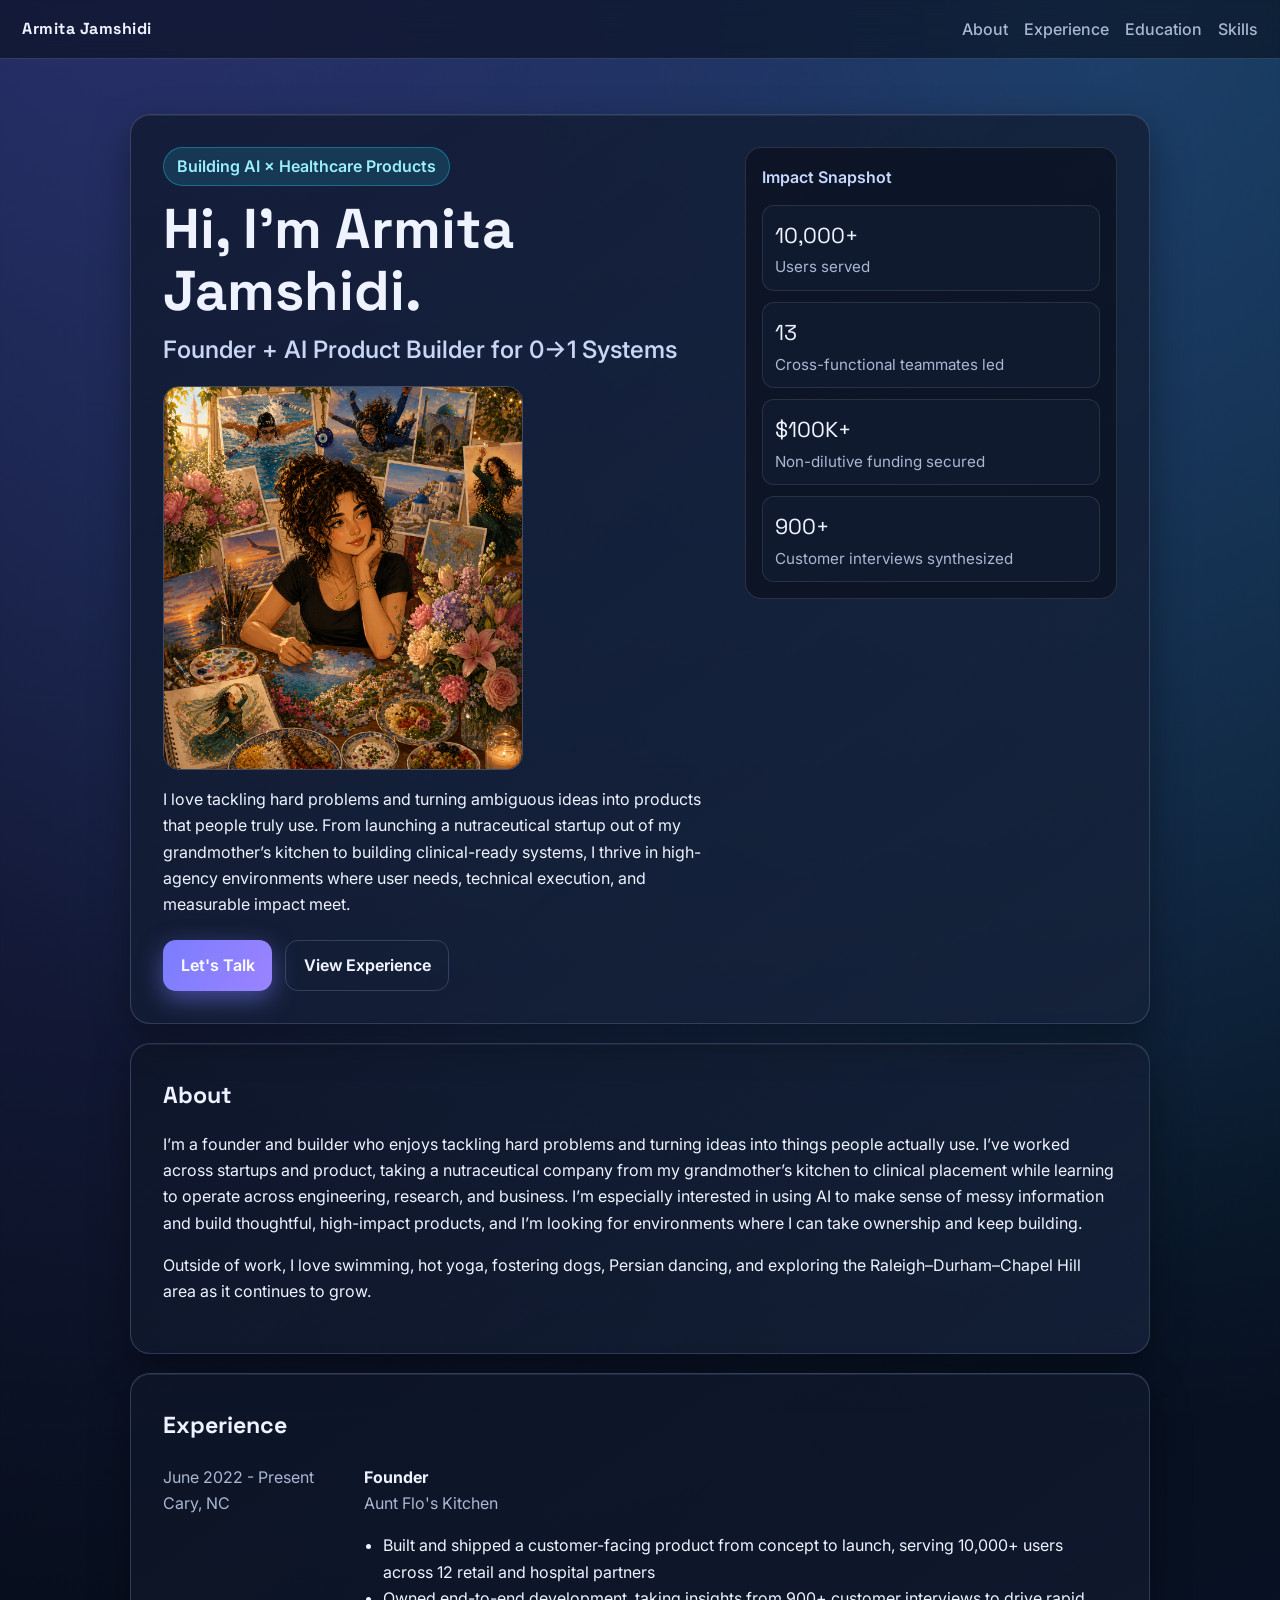
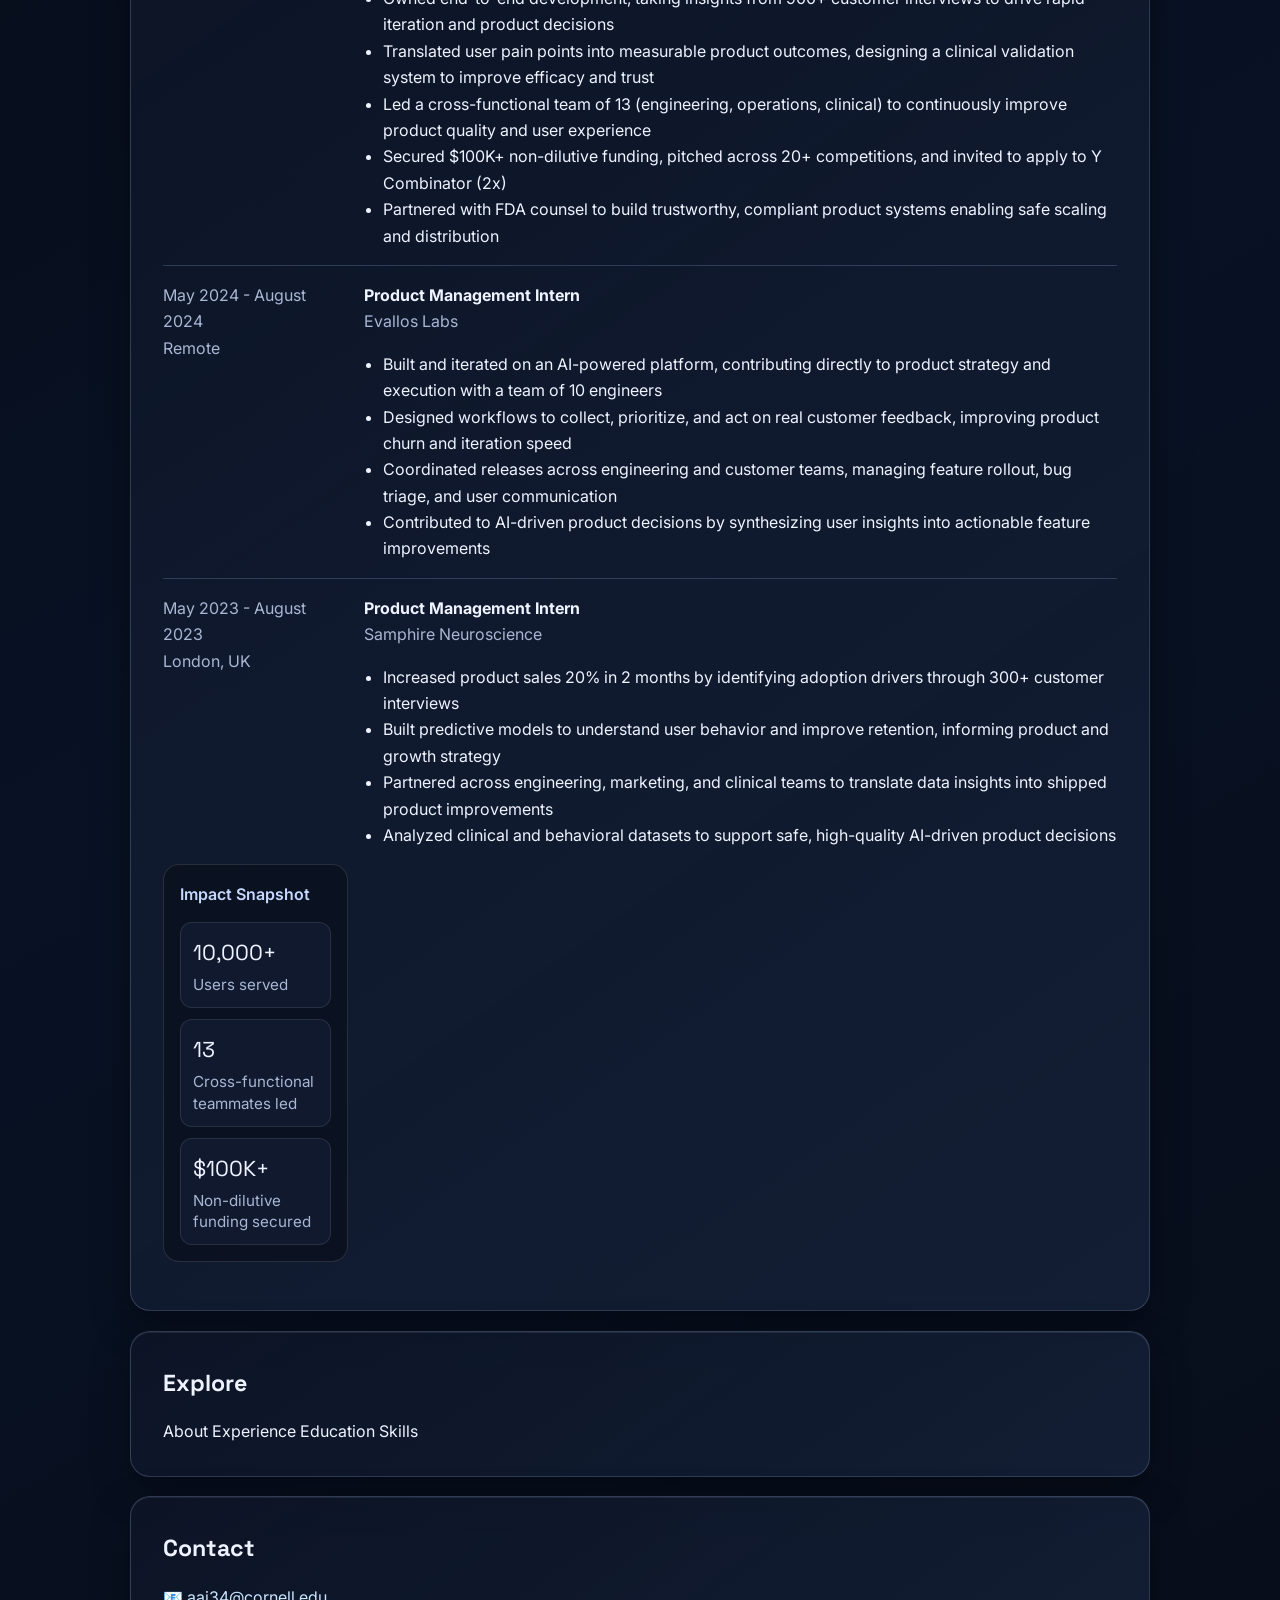
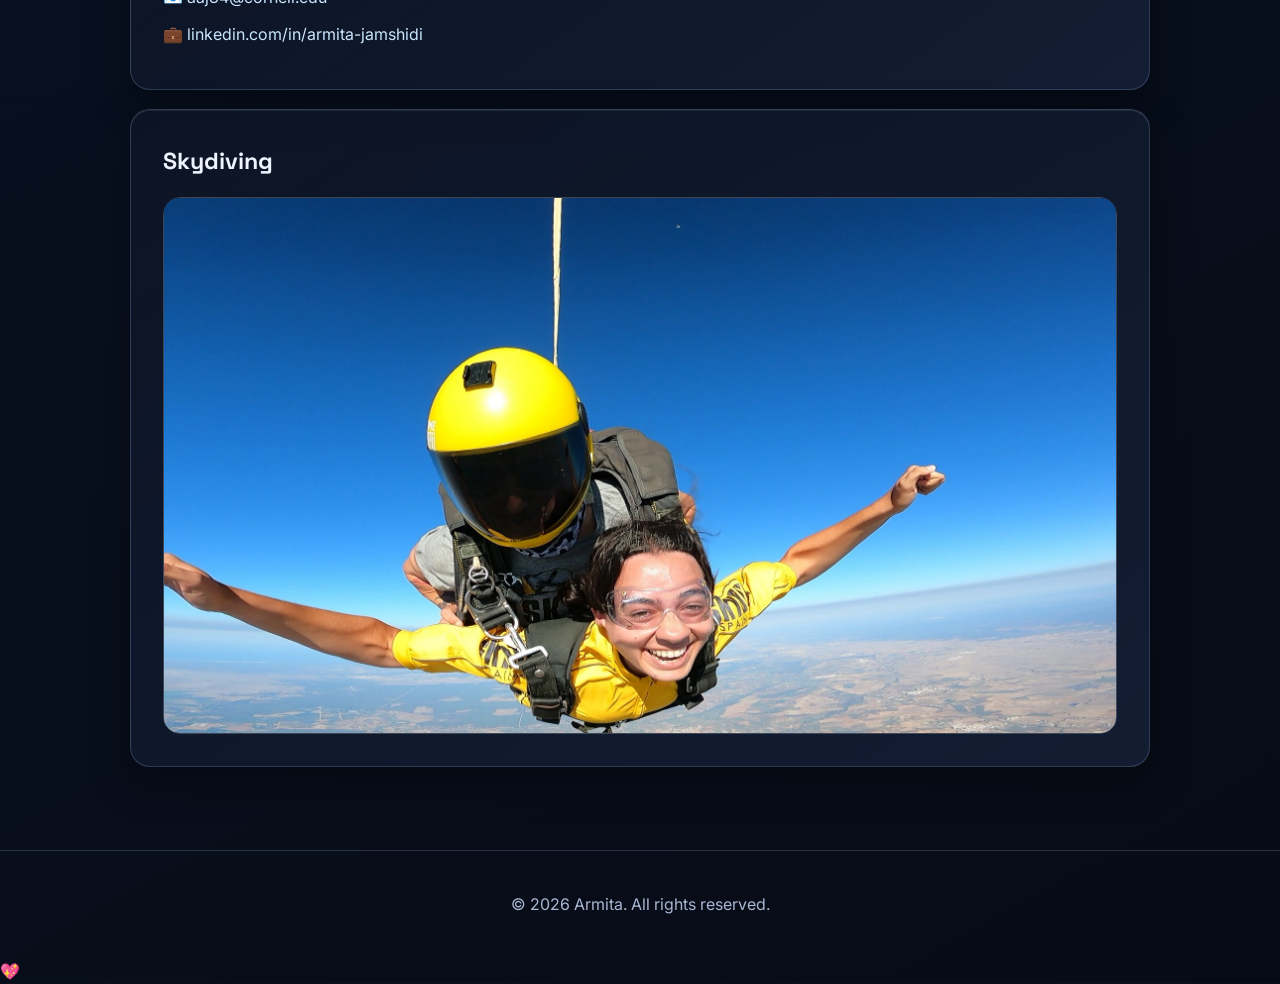
<file: index.html>
<!DOCTYPE html>
<html lang="en">

<head>
  <meta charset="UTF-8" />
  <meta name="viewport" content="width=device-width, initial-scale=1.0" />
  <title>Armita Jamshidi | Home</title>
  <link rel="preconnect" href="https://fonts.googleapis.com" />
  <link rel="preconnect" href="https://fonts.gstatic.com" crossorigin />
  <link
    href="https://fonts.googleapis.com/css2?family=Inter:wght@400;500;600;700;800&family=Space+Grotesk:wght@500;600;700&display=swap"
    rel="stylesheet" />
  <link rel="stylesheet" href="styles.css" />
</head>

<body>
  <div class="bg-orb orb-1" aria-hidden="true"></div>
  <div class="bg-orb orb-2" aria-hidden="true"></div>

  <header class="top-nav">
    <a href="index.html" class="brand">Armita Jamshidi</a>
    <nav>
      <a href="about.html">About</a>
      <a href="experience.html">Experience</a>
      <a href="education.html">Education</a>
      <a href="skills.html">Skills</a>
    </nav>
  </header>

  <main>
    <section id="home" class="hero section card">
      <div class="hero-grid">
        <div>
          <p class="eyebrow">Building AI × Healthcare Products</p>
          <h1>Hi, I'm Armita Jamshidi.</h1>
          <h2>Founder + AI Product Builder for 0→1 Systems</h2>
          <figure class="hero-photo">
            <img src="assets/chat_pic.png" alt="Armita smiling during a chat" />
          </figure>
          <p class="intro">I love tackling hard problems and turning ambiguous ideas into products that people truly
            use. From launching a nutraceutical startup out of my grandmother’s kitchen to building clinical-ready
            systems, I thrive in high-agency environments where user needs, technical execution, and measurable impact
            meet.</p>
          <div class="hero-actions">
            <a class="btn primary" href="#contact">Let's Talk</a>
            <a class="btn ghost" href="#experience">View Experience</a>
          </div>
        </div>

        <aside class="hero-panel">
          <p class="panel-title">Impact Snapshot</p>
          <div class="stat-grid">
            <article class="stat">
              <p class="stat-value">10,000+</p>
              <p class="stat-label">Users served</p>
            </article>
            <article class="stat">
              <p class="stat-value">13</p>
              <p class="stat-label">Cross-functional teammates led</p>
            </article>
            <article class="stat">
              <p class="stat-value">$100K+</p>
              <p class="stat-label">Non-dilutive funding secured</p>
            </article>
            <article class="stat">
              <p class="stat-value">900+</p>
              <p class="stat-label">Customer interviews synthesized</p>
            </article>
          </div>
        </aside>
      </div>
    </section>

    <section id="about" class="section card">
      <h3>About</h3>
      <p>I’m a founder and builder who enjoys tackling hard problems and turning ideas into things people actually use.
        I’ve worked across startups and product, taking a nutraceutical company from my grandmother’s kitchen to
        clinical placement while learning to operate across engineering, research, and business. I’m especially
        interested in using AI to make sense of messy information and build thoughtful, high-impact products, and I’m
        looking for environments where I can take ownership and keep building.</p>
      <p>Outside of work, I love swimming, hot yoga, fostering dogs, Persian dancing, and exploring the
        Raleigh–Durham–Chapel Hill area as it continues to grow.</p>
    </section>

    <section id="experience" class="section card">
      <h3>Experience</h3>

      <article class="timeline-item">
        <div class="timeline-meta">
          <p class="date">June 2022 - Present</p>
          <p class="location">Cary, NC</p>
        </div>
        <div class="timeline-content">
          <h4>Founder</h4>
          <p class="company">Aunt Flo's Kitchen</p>
          <ul>
            <li>Built and shipped a customer-facing product from concept to launch, serving 10,000+ users across 12
              retail and hospital partners</li>
            <li>Owned end-to-end development, taking insights from 900+ customer interviews to drive rapid iteration
              and product decisions</li>
            <li>Translated user pain points into measurable product outcomes, designing a clinical validation system to
              improve efficacy and trust</li>
            <li>Led a cross-functional team of 13 (engineering, operations, clinical) to continuously improve product
              quality and user experience</li>
            <li>Secured $100K+ non-dilutive funding, pitched across 20+ competitions, and invited to apply to Y
              Combinator (2x)</li>
            <li>Partnered with FDA counsel to build trustworthy, compliant product systems enabling safe scaling and
              distribution</li>
          </ul>
        </div>
      </article>

      <article class="timeline-item">
        <div class="timeline-meta">
          <p class="date">May 2024 - August 2024</p>
          <p class="location">Remote</p>
        </div>
        <div class="timeline-content">
          <h4>Product Management Intern</h4>
          <p class="company">Evallos Labs</p>
          <ul>
            <li>Built and iterated on an AI-powered platform, contributing directly to product strategy and execution
              with a team of 10 engineers</li>
            <li>Designed workflows to collect, prioritize, and act on real customer feedback, improving product churn
              and iteration speed</li>
            <li>Coordinated releases across engineering and customer teams, managing feature rollout, bug triage, and
              user communication </li>
            <li>Contributed to AI-driven product decisions by synthesizing user insights into actionable feature
              improvements</li>
          </ul>
        </div>
      </article>

      <article class="timeline-item">
        <div class="timeline-meta">
          <p class="date">May 2023 - August 2023</p>
          <p class="location">London, UK</p>
        </div>
        <div class="timeline-content">
          <h4>Product Management Intern</h4>
          <p class="company">Samphire Neuroscience</p>
          <ul>
            <li>Increased product sales 20% in 2 months by identifying adoption drivers through 300+ customer
              interviews</li>
            <li>Built predictive models to understand user behavior and improve retention, informing product and growth
              strategy</li>
            <li>Partnered across engineering, marketing, and clinical teams to translate data insights into shipped
              product improvements</li>
            <li>Analyzed clinical and behavioral datasets to support safe, high-quality AI-driven product decisions
            </li>
          </ul>
        </div>

        <aside class="hero-panel">
          <p class="panel-title">Impact Snapshot</p>
          <div class="stat-grid">
            <article class="stat">
              <p class="stat-value">10,000+</p>
              <p class="stat-label">Users served</p>
            </article>
            <article class="stat">
              <p class="stat-value">13</p>
              <p class="stat-label">Cross-functional teammates led</p>
            </article>
            <article class="stat">
              <p class="stat-value">$100K+</p>
              <p class="stat-label">Non-dilutive funding secured</p>
            </article>
          </div>
        </aside>
      </div>
    </section>

    <section class="section card page-links">
      <h3>Explore</h3>
      <div class="link-grid">
        <a href="about.html" class="mini-card">About</a>
        <a href="experience.html" class="mini-card">Experience</a>
        <a href="education.html" class="mini-card">Education</a>
        <a href="skills.html" class="mini-card">Skills</a>
      </div>
    </section>

    <section id="contact" class="section card contact-card">
      <h3>Contact</h3>
      <p><span>📧</span> <a href="mailto:aaj34@cornell.edu">aaj34@cornell.edu</a></p>
      <p><span>💼</span> <a href="https://linkedin.com/in/armita-jamshidi" target="_blank"
          rel="noreferrer">linkedin.com/in/armita-jamshidi</a></p>
    </section>

    <section class="section card">
      <h3>Skydiving</h3>
      <figure class="bottom-photo">
        <img src="assets/SKYDIVESPAIN%200070.jpg" alt="Armita skydiving" />
      </figure>
    </section>
  </main>

  <footer>
    <p>© 2026 Armita. All rights reserved.</p>
  </footer>

  <div class="heart-cursor" aria-hidden="true">💖</div>
  <script src="script.js"></script>
</body>

</html>
</file>
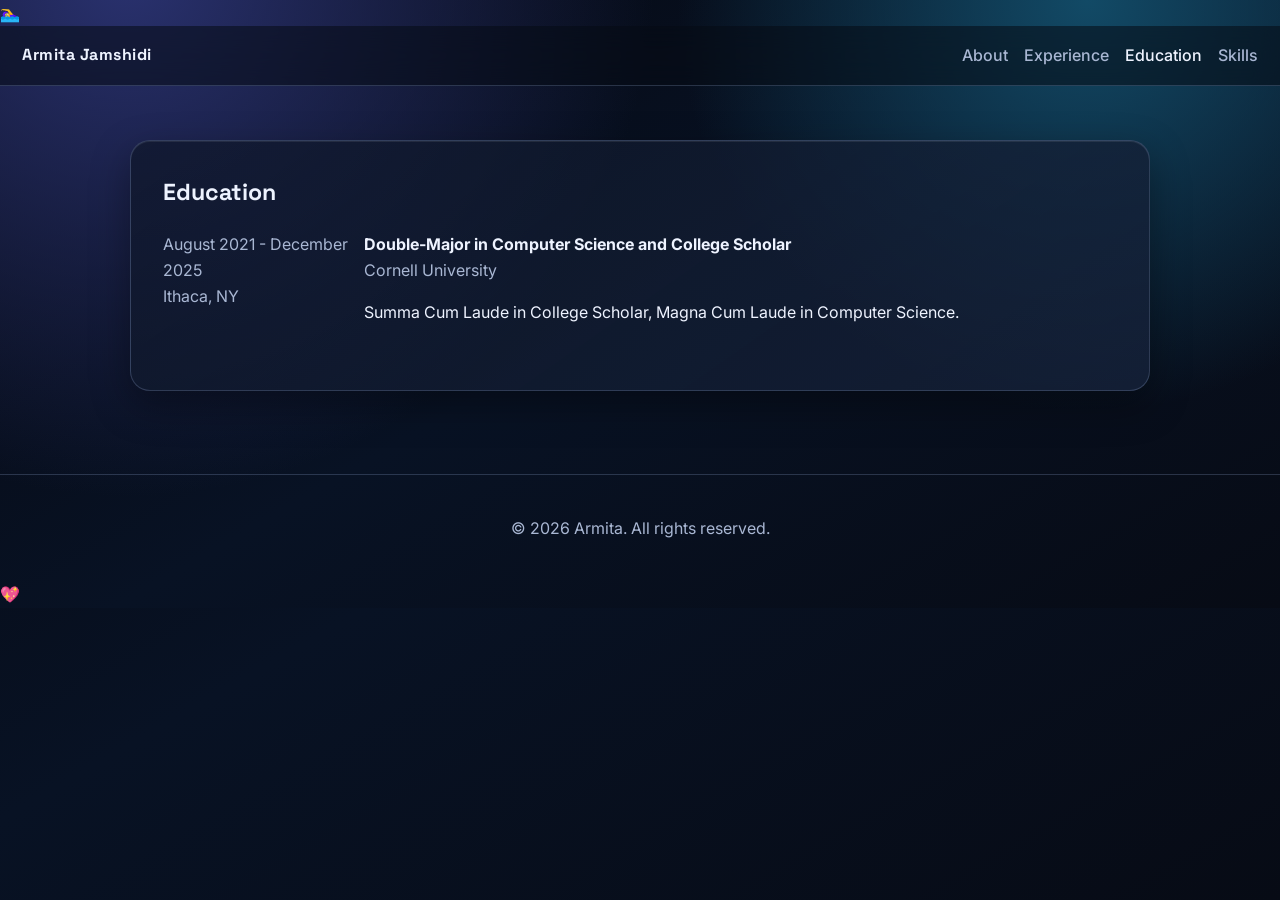
<file: education.html>
<!DOCTYPE html>
<html lang="en">
<head>
  <meta charset="UTF-8" />
  <meta name="viewport" content="width=device-width, initial-scale=1.0" />
  <title>Armita Jamshidi | Education</title>
  <link rel="preconnect" href="https://fonts.googleapis.com" />
  <link rel="preconnect" href="https://fonts.gstatic.com" crossorigin />
  <link href="https://fonts.googleapis.com/css2?family=Inter:wght@400;500;600;700;800&family=Space+Grotesk:wght@500;600;700&display=swap" rel="stylesheet" />
  <link rel="stylesheet" href="styles.css" />
</head>
<body>
  <div class="pool-overlay" aria-hidden="true"><div class="swimmer">🏊‍♀️</div></div>
  <header class="top-nav">
    <a href="index.html" class="brand">Armita Jamshidi</a>
    <nav>
      <a href="about.html">About</a>
      <a href="experience.html">Experience</a>
      <a href="education.html" class="active">Education</a>
      <a href="skills.html">Skills</a>
    </nav>
  </header>
  <main>
    <section class="section card page-section">
      <h3>Education</h3>
      <article class="timeline-item">
        <div class="timeline-meta"><p class="date">August 2021 - December 2025</p><p class="location">Ithaca, NY</p></div>
        <div class="timeline-content">
          <h4>Double-Major in Computer Science and College Scholar</h4>
          <p class="company">Cornell University</p>
          <p>Summa Cum Laude in College Scholar, Magna Cum Laude in Computer Science.</p>
        </div>
      </article>
    </section>
  </main>
  <footer><p>© 2026 Armita. All rights reserved.</p></footer>
  <div class="heart-cursor" aria-hidden="true">💖</div>
  <script src="script.js"></script>
</body>
</html>
</file>
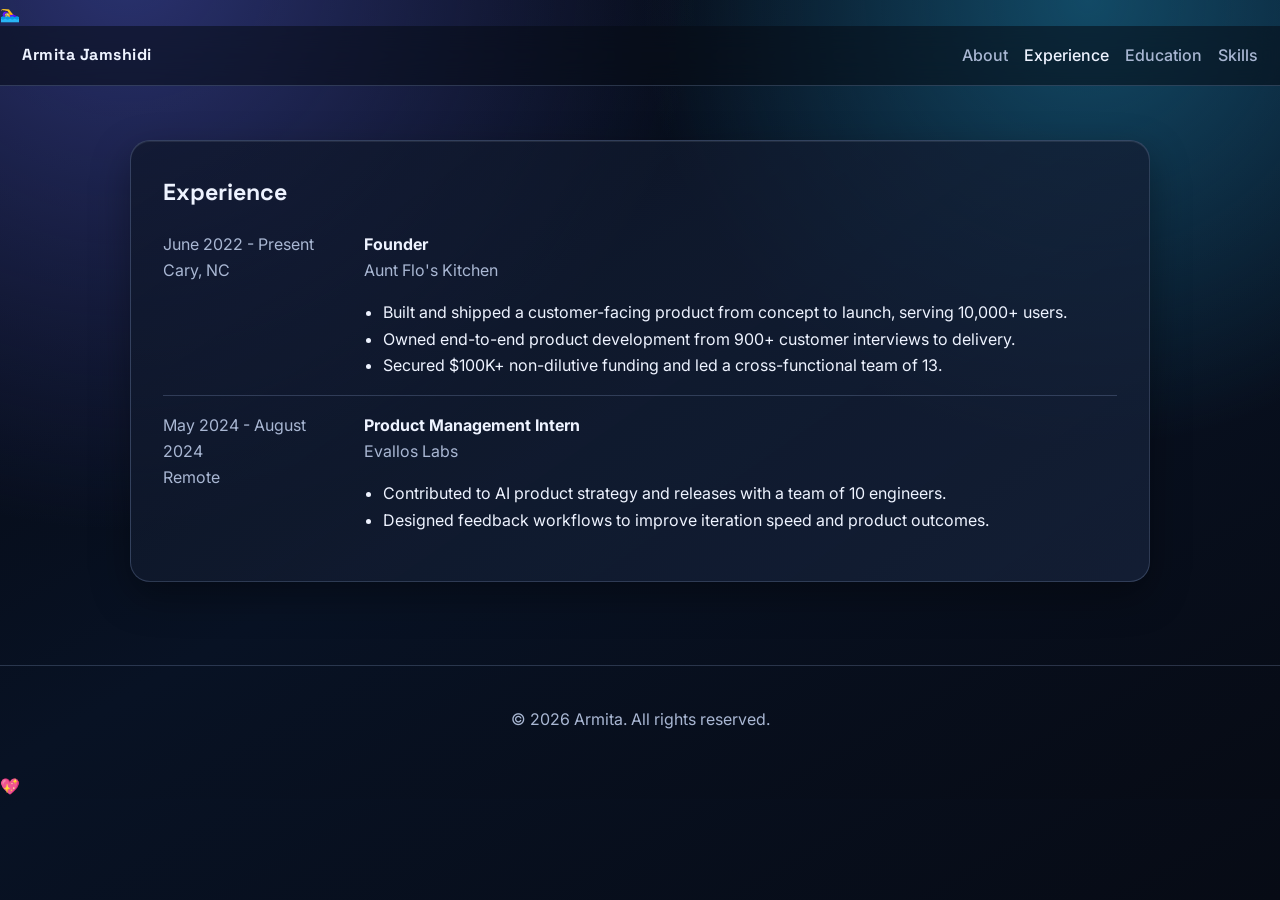
<file: experience.html>
<!DOCTYPE html>
<html lang="en">
<head>
  <meta charset="UTF-8" />
  <meta name="viewport" content="width=device-width, initial-scale=1.0" />
  <title>Armita Jamshidi | Experience</title>
  <link rel="preconnect" href="https://fonts.googleapis.com" />
  <link rel="preconnect" href="https://fonts.gstatic.com" crossorigin />
  <link href="https://fonts.googleapis.com/css2?family=Inter:wght@400;500;600;700;800&family=Space+Grotesk:wght@500;600;700&display=swap" rel="stylesheet" />
  <link rel="stylesheet" href="styles.css" />
</head>
<body>
  <div class="pool-overlay" aria-hidden="true"><div class="swimmer">🏊‍♀️</div></div>
  <header class="top-nav">
    <a href="index.html" class="brand">Armita Jamshidi</a>
    <nav>
      <a href="about.html">About</a>
      <a href="experience.html" class="active">Experience</a>
      <a href="education.html">Education</a>
      <a href="skills.html">Skills</a>
    </nav>
  </header>
  <main>
    <section class="section card page-section">
      <h3>Experience</h3>
      <article class="timeline-item">
        <div class="timeline-meta"><p class="date">June 2022 - Present</p><p class="location">Cary, NC</p></div>
        <div class="timeline-content">
          <h4>Founder</h4><p class="company">Aunt Flo's Kitchen</p>
          <ul>
            <li>Built and shipped a customer-facing product from concept to launch, serving 10,000+ users.</li>
            <li>Owned end-to-end product development from 900+ customer interviews to delivery.</li>
            <li>Secured $100K+ non-dilutive funding and led a cross-functional team of 13.</li>
          </ul>
        </div>
      </article>
      <article class="timeline-item">
        <div class="timeline-meta"><p class="date">May 2024 - August 2024</p><p class="location">Remote</p></div>
        <div class="timeline-content">
          <h4>Product Management Intern</h4><p class="company">Evallos Labs</p>
          <ul>
            <li>Contributed to AI product strategy and releases with a team of 10 engineers.</li>
            <li>Designed feedback workflows to improve iteration speed and product outcomes.</li>
          </ul>
        </div>
      </article>
    </section>
  </main>
  <footer><p>© 2026 Armita. All rights reserved.</p></footer>
  <div class="heart-cursor" aria-hidden="true">💖</div>
  <script src="script.js"></script>
</body>
</html>
</file>
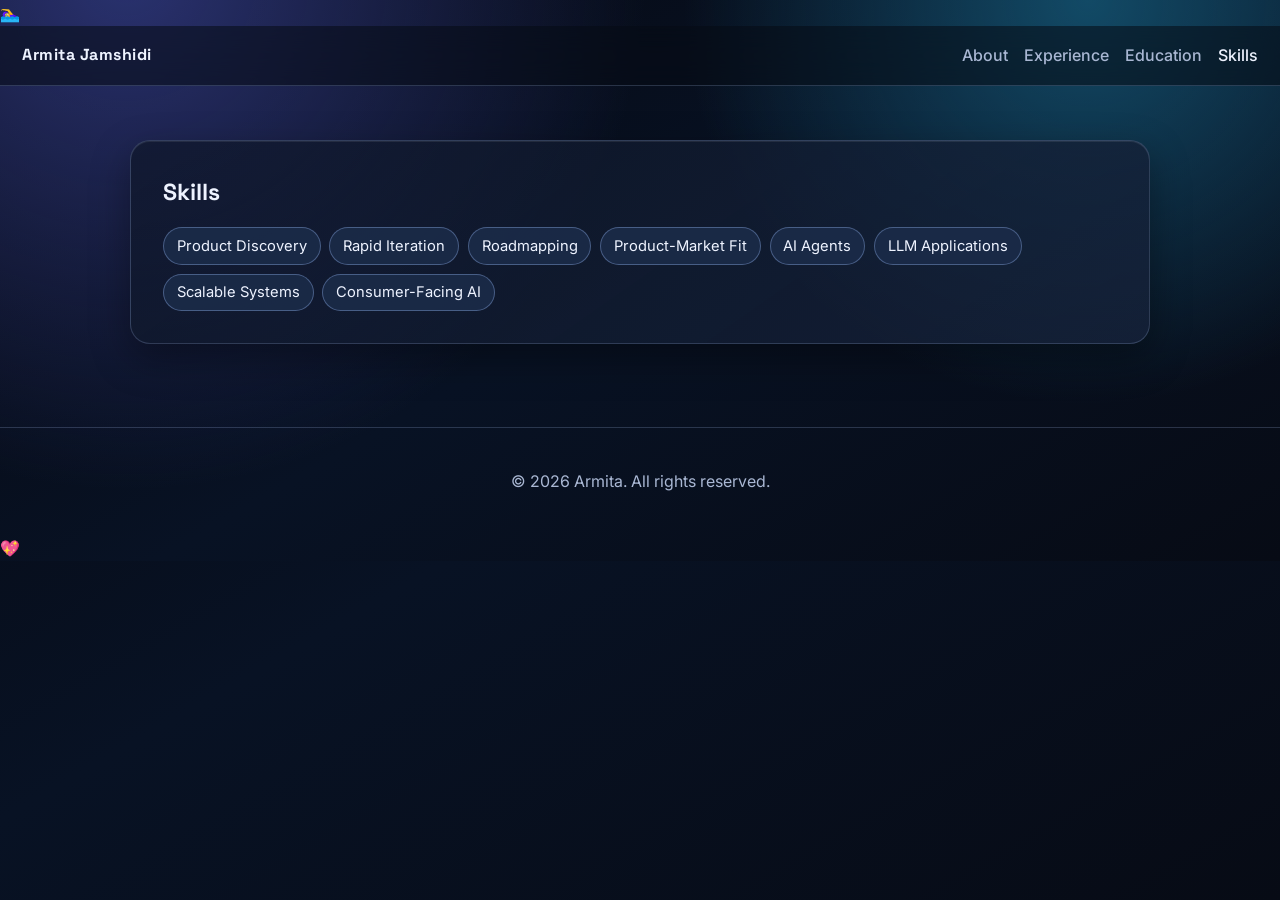
<file: skills.html>
<!DOCTYPE html>
<html lang="en">
<head>
  <meta charset="UTF-8" />
  <meta name="viewport" content="width=device-width, initial-scale=1.0" />
  <title>Armita Jamshidi | Skills</title>
  <link rel="preconnect" href="https://fonts.googleapis.com" />
  <link rel="preconnect" href="https://fonts.gstatic.com" crossorigin />
  <link href="https://fonts.googleapis.com/css2?family=Inter:wght@400;500;600;700;800&family=Space+Grotesk:wght@500;600;700&display=swap" rel="stylesheet" />
  <link rel="stylesheet" href="styles.css" />
</head>
<body>
  <div class="pool-overlay" aria-hidden="true"><div class="swimmer">🏊‍♀️</div></div>
  <header class="top-nav">
    <a href="index.html" class="brand">Armita Jamshidi</a>
    <nav>
      <a href="about.html">About</a>
      <a href="experience.html">Experience</a>
      <a href="education.html">Education</a>
      <a href="skills.html" class="active">Skills</a>
    </nav>
  </header>
  <main>
    <section class="section card page-section">
      <h3>Skills</h3>
      <div class="chip-wrap">
        <span class="chip">Product Discovery</span>
        <span class="chip">Rapid Iteration</span>
        <span class="chip">Roadmapping</span>
        <span class="chip">Product-Market Fit</span>
        <span class="chip">AI Agents</span>
        <span class="chip">LLM Applications</span>
        <span class="chip">Scalable Systems</span>
        <span class="chip">Consumer-Facing AI</span>
      </div>
    </section>
  </main>
  <footer><p>© 2026 Armita. All rights reserved.</p></footer>
  <div class="heart-cursor" aria-hidden="true">💖</div>
  <script src="script.js"></script>
</body>
</html>
</file>
<file: styles.css>
:root {
  --bg: #070b15;
  --bg-soft: #0f172a;
  --card: rgba(14, 22, 40, 0.7);
  --card-strong: rgba(22, 34, 58, 0.8);
  --text: #eef3ff;
  --muted: #a9b7d3;
  --line: rgba(180, 204, 255, 0.2);
  --primary: #7a7dff;
  --accent: #22d3ee;
  --glow: rgba(122, 125, 255, 0.5);
  --radius: 20px;
}

* {
  box-sizing: border-box;
}

html,
body {
  margin: 0;
  min-height: 100%;
  font-family: "Inter", system-ui, -apple-system, Segoe UI, Roboto, sans-serif;
  color: var(--text);
  background:
    radial-gradient(circle at 10% -5%, #2a3270 0%, transparent 40%),
    radial-gradient(circle at 85% 0%, #124a66 0%, transparent 33%),
    linear-gradient(150deg, #05070f 0%, #081224 50%, #070b15 100%);
  line-height: 1.65;
}

.bg-orb {
  position: fixed;
  border-radius: 50%;
  filter: blur(45px);
  pointer-events: none;
  z-index: -1;
}

.orb-1 {
  width: 320px;
  height: 320px;
  background: rgba(122, 125, 255, 0.35);
  top: 8%;
  right: -80px;
}

.orb-2 {
  width: 280px;
  height: 280px;
  background: rgba(34, 211, 238, 0.25);
  bottom: 7%;
  left: -70px;
}

::selection {
  background: rgba(122, 125, 255, 0.45);
}

a {
  color: inherit;
  text-decoration: none;
}

.top-nav {
  position: sticky;
  top: 0;
  display: flex;
  justify-content: space-between;
  align-items: center;
  padding: 1rem 1.4rem;
  backdrop-filter: blur(14px);
  background: rgba(7, 11, 21, 0.55);
  border-bottom: 1px solid var(--line);
  z-index: 10;
}

.brand {
  font-family: "Space Grotesk", "Inter", sans-serif;
  font-weight: 700;
  letter-spacing: 0.03em;
}

nav {
  display: flex;
  gap: 1rem;
  flex-wrap: wrap;
}

nav a {
  color: var(--muted);
  font-weight: 500;
  transition: color 0.25s ease;
}

nav a:hover,
nav a.active {
  color: var(--text);
}

main {
  width: min(1020px, calc(100% - 2rem));
  margin: 0 auto;
  padding: 2.2rem 0 4rem;
}

.section {
  margin: 1.2rem 0;
}

.card {
  background: linear-gradient(145deg, var(--card), var(--card-strong));
  border: 1px solid var(--line);
  border-radius: var(--radius);
  padding: clamp(1.2rem, 3vw, 2rem);
  box-shadow:
    inset 0 1px 0 rgba(255, 255, 255, 0.08),
    0 14px 38px rgba(0, 0, 0, 0.35);
}

.hero {
  overflow: hidden;
  position: relative;
}

.hero::after {
  content: "";
  position: absolute;
  inset: -40% auto auto -20%;
  width: 360px;
  height: 360px;
  background: radial-gradient(circle, rgba(122, 125, 255, 0.28) 0%, transparent 72%);
  pointer-events: none;
}

.hero-grid {
  display: grid;
  gap: 1.5rem;
  grid-template-columns: 1.2fr 0.8fr;
  align-items: start;
}

.eyebrow {
  display: inline-flex;
  margin: 0 0 0.7rem;
  padding: 0.35rem 0.8rem;
  border-radius: 999px;
  font-weight: 600;
  background: rgba(34, 211, 238, 0.15);
  border: 1px solid rgba(34, 211, 238, 0.35);
  color: #9beffd;
}

h1 {
  margin: 0;
  font-family: "Space Grotesk", "Inter", sans-serif;
  line-height: 1.12;
  font-size: clamp(2rem, 6vw, 3.5rem);
}

h2 {
  margin: 0.45rem 0 0;
  font-size: clamp(1.1rem, 3vw, 1.5rem);
  color: #c8d5f5;
  font-weight: 550;
}

.intro {
  margin-top: 1rem;
  max-width: 62ch;
}

.hero-photo {
  margin: 1rem 0 0;
  max-width: 360px;
}

.hero-photo img,
.bottom-photo img {
  width: 100%;
  height: auto;
  display: block;
  border-radius: 16px;
  border: 1px solid rgba(255, 255, 255, 0.2);
}

.hero-actions {
  display: flex;
  flex-wrap: wrap;
  gap: 0.8rem;
  margin-top: 1.4rem;
}

.btn {
  display: inline-flex;
  align-items: center;
  justify-content: center;
  padding: 0.7rem 1.1rem;
  border-radius: 0.8rem;
  border: 1px solid var(--line);
  font-weight: 650;
  transition: transform 0.2s ease, border-color 0.2s ease, box-shadow 0.2s ease;
}

.btn:hover {
  transform: translateY(-2px);
}

.btn.primary {
  background: linear-gradient(120deg, var(--primary), #9b83ff);
  color: #f8f9ff;
  border: 0;
  box-shadow: 0 8px 24px var(--glow);
}

.btn.ghost:hover {
  border-color: rgba(122, 125, 255, 0.7);
  box-shadow: 0 0 0 3px rgba(122, 125, 255, 0.12);
}

.hero-panel {
  border-radius: 16px;
  border: 1px solid rgba(255, 255, 255, 0.12);
  background: rgba(7, 11, 21, 0.52);
  padding: 1rem;
}

.panel-title {
  margin: 0 0 0.9rem;
  color: #c6d8ff;
  font-weight: 600;
}

.stat-grid {
  display: grid;
  gap: 0.7rem;
}

.stat {
  padding: 0.75rem;
  border-radius: 12px;
  border: 1px solid rgba(255, 255, 255, 0.1);
  background: rgba(18, 28, 50, 0.8);
}

.stat-value {
  margin: 0;
  font-family: "Space Grotesk", sans-serif;
  font-size: 1.35rem;
}

.stat-label {
  margin: 0.2rem 0 0;
  color: var(--muted);
  font-size: 0.95rem;
  line-height: 1.4;
}

h3 {
  margin: 0 0 1rem;
  font-size: 1.45rem;
  font-family: "Space Grotesk", "Inter", sans-serif;
}

.timeline-item {
  display: grid;
  grid-template-columns: 185px 1fr;
  gap: 1rem;
  padding: 1rem 0;
  border-top: 1px solid var(--line);
}

.timeline-item:first-of-type {
  border-top: 0;
  padding-top: 0.2rem;
}

.timeline-content h4 {
  margin: 0;
}

.date,
.location,
.company {
  color: var(--muted);
  margin: 0;
}

ul {
  margin-bottom: 0;
  padding-left: 1.2rem;
}

.chip-wrap {
  display: flex;
  flex-wrap: wrap;
  gap: 0.55rem;
}

.chip {
  background: rgba(27, 43, 72, 0.92);
  border: 1px solid rgba(137, 166, 225, 0.42);
  border-radius: 999px;
  padding: 0.35rem 0.8rem;
  font-size: 0.92rem;
}

.contact-card p {
  margin: 0.65rem 0;
}

.contact-card a {
  color: #cae6ff;
}

.bottom-photo {
  margin: 0;
  overflow: hidden;
  border-radius: 18px;
}

footer {
  border-top: 1px solid var(--line);
  text-align: center;
  padding: 1.5rem;
  color: var(--muted);
}

@media (max-width: 880px) {
  .hero-grid {
    grid-template-columns: 1fr;
  }

  .hero-panel {
    max-width: 520px;
  }
}

@media (max-width: 700px) {
  .timeline-item {
    grid-template-columns: 1fr;
    gap: 0.45rem;
  }

  .top-nav {
    flex-direction: column;
    align-items: flex-start;
  }

  .heart-cursor {
    display: none;
  }

  html,
  body {
    cursor: auto;
  }
}
</file>
